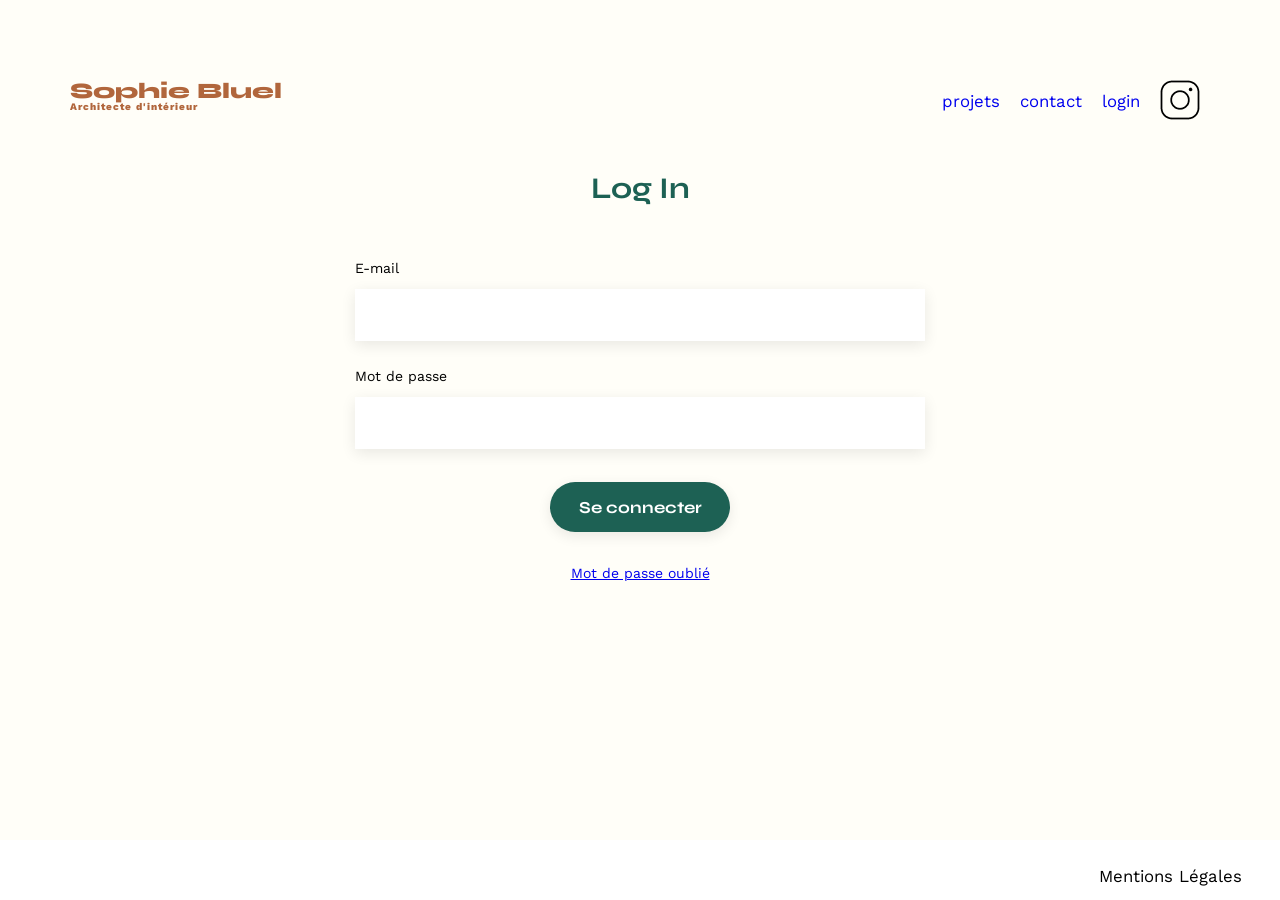
<file: FrontEnd/login.html>
<!DOCTYPE html>
<html lang="en">
<head>
    <meta charset="UTF-8">
    <meta name="viewport" content="width=device-width, initial-scale=1.0">
    <title>Login sophie-bluel</title>
    <link rel="stylesheet" href="./assets/login.css">
    <link rel="stylesheet" href="./assets/style.css">
    
    <link rel="preconnect" href="https://fonts.googleapis.com">
	<link rel="preconnect" href="https://fonts.gstatic.com" crossorigin>
	<link rel="stylesheet" href="https://cdnjs.cloudflare.com/ajax/libs/font-awesome/6.3.0/css/all.min.css">
	<link href="https://fonts.googleapis.com/css2?family=Syne:wght@700;800&family=Work+Sans&display=swap" rel="stylesheet">
	<meta name="description" content="">
</head>
<body>
    <header>
        <a href="index.html" class="logo"><h1>Sophie Bluel <span>Architecte d'intérieur</span></h1></a>
        <nav>
            <ul>
                <a href="#"><li>projets</li></a>
                <a href="#"><li>contact</li></a>
                <a href="login.html"><li id="loginNav">login</li></a>
                <a href="#"><li><img src="./assets/icons/instagram.png" alt="Instagram"></li></a>
            </ul>
        </nav>
    </header>
    <main>
        <section id="login">
            <h2>Log In</h2>

            <form action="#" method="post" class="formulaire-login">
                <label for="email">E-mail</label>
                <input type="email" name="email" id="email" autocomplete="email" required>
                <label for="password">Mot de passe</label>
                <input type="password" name="password" id="password" autocomplete="current-password" required>
                <input type="submit" value="Se connecter">
                <a href="#"><p class="password">Mot de passe oublié</p></a>
            </form>

            
        </section>
    </main>

    <footer>
        <nav>
            <ul>
                <li>Mentions Légales</li>
            </ul>
        </nav>
    </footer>
   
    <script src="./JavaScript/login.js"></script>
</body>
</html>
</file>
<file: FrontEnd/assets/login.css>
.logo{
	text-decoration: none;
}
#login{
	width: 50%;
	margin: auto;
}
#login > * {
	text-align: center;

}
 #login h2{
	margin-bottom: 20px;
}
 #login form {
	text-align: left;
	margin-top:30px;
	display: flex;
	flex-direction: column;
}

 #login input{
	height: 50px;
	font-size: 1.2em;
	border: none;
	box-shadow: 0px 4px 14px rgba(0, 0, 0, 0.09);
}
 #login label {
	margin: 2em 0 1em 0;
}
.password{
	text-align: center;
}
</file>
<file: FrontEnd/assets/style.css>
/* http://meyerweb.com/eric/tools/css/reset/
   v2.0 | 20110126
   License: none (public domain)
*/

html, body, div, span, applet, object, iframe,
h1, h2, h3, h4, h5, h6, p, blockquote, pre,
a, abbr, acronym, address, big, cite, code,
del, dfn, em, img, ins, kbd, q, s, samp,
small, strike, strong, sub, sup, tt, var,
b, u, i, center,
dl, dt, dd, ol, ul, li,
fieldset, form, label, legend,
table, caption, tbody, tfoot, thead, tr, th, td,
article, aside, canvas, details, embed,
figure, figcaption, footer, header, hgroup,
menu, nav, output, ruby, section, summary,
time, mark, audio, video {
	margin: 0;
	padding: 0;
	border: 0;
	font-size: 100%;
	font: inherit;
	vertical-align: baseline;
	
}
/* HTML5 display-role reset for older browsers */
article, aside, details, figcaption, figure,
footer, header, hgroup, menu, nav, section {
	display: block;
}
body {
	line-height: 1;
	background-color: #FFFEF8;
	
}
.modeEdition{
	
	width: 100%;
    height: 59px;
    position: absolute;
    top: 0px;
    left: 0px;
    background-color: black;
    color: white;
    /* text-align: center; */
    display: flex;
    justify-content: center;
    align-items: center;
}

.iconePen{
	text-decoration: none;
	display: flex;
	justify-content: space-between;
	width: 120px;
	color: white;
    margin-right: 10px;
}
header h1, header nav{
	margin-top: 30px;
}
ol, ul {
	list-style: none;
}
blockquote, q {
	quotes: none;
}
blockquote:before, blockquote:after,
q:before, q:after {
	content: '';
	content: none;
}
table {
	border-collapse: collapse;
	border-spacing: 0;
}
/** end reset css**/
body {
	max-width: 1140px;
	margin:auto;
	font-family: 'Work Sans' ;
	font-size: 14px;
}

header {
	display: flex;
	justify-content: space-between;
	margin: 50px 0
}
section {
	margin: 50px 0
}

h1{
	display: flex;
	flex-direction: column;
	font-family: 'Syne';
	font-size: 22px;
	font-weight: 800;
	color: #B1663C
}

h1 > span {
	font-family: 'Work Sans';
	font-size:10px;
	letter-spacing: 0.1em;
;
}

h2{
	font-family: 'Syne';
	font-weight: 700;
	font-size: 30px;
	color: #1D6154
}
nav ul {
	display: flex;
	align-items: center;
	list-style-type: none;

}
nav li {
	padding: 0 10px;
	font-size: 1.2em;
}

nav a{
	text-decoration: none;
}

li:hover {
	color: #B1663C;
}
#introduction {
	display: flex;
	align-items: center;
}
#introduction figure {
	flex: 1
}
#introduction img {
	display: block;
	margin: auto;
	width: 80%;
}

#introduction article {
	flex: 1
}
#introduction h2 {
	margin-bottom: 1em;
}

#introduction p {
	margin-bottom: 0.5em;
}
#portfolio  {
	margin-top: 90px;
}

.modify{
	margin: 0 auto;
	display: flex;
	justify-content: center;
	align-items: center;
	gap: 50px;
}
.modify h2{
	margin-left: 150px;
 
}
.iconModify {
	display: flex;
    flex-direction: row-reverse;
    gap: 15px;
	align-items: center;
	height: 30px;
	cursor: pointer;
}
.iconModify a{
	
	text-decoration: none;
}
.modal-container, .modal-container2{/*Le container de la modale*/
	
	display: flex;
	align-items: center;
	justify-content: center;
	text-align: center;
	width: 100%;
	height: 100%;
	position: fixed;
	top: 0px;
	left: 0px;
	background: rgba(0, 0, 0, 0.08);
}
.fa-xmark{
	font-size: 24px;
	margin: 20px;
	position: absolute;
	right: 0;
	cursor: pointer;
}
.title-gallery{
	padding-top: 35px;
	color: black;
	font-weight:normal;
}
.window-modal, .window-modal2{/* la modale*/
	width: 70%;
	height: 80%;
	max-width: 630px;
	max-height: 688px;
	border-radius: 10px;
	background-color: #FFFFFF;
	position: relative;
	overflow: auto;
	margin: 0 auto;
	position: relative;
	z-index: 1;
}
.figureParent{
	position: relative;
	
}
#works-modal{
	width: 60%;
	display: grid;
	grid-template-columns: 1fr 1fr 1fr 1fr 1fr;
	grid-column-gap: 10px;
	grid-row-gap: 15px;
	margin: 0 auto;
	margin-top: 30px;
	margin-bottom: 30px;
}
#works-modal img{
	width: 100%;
	object-position: center;
	object-fit: cover;
	height: 8vh;
}
.deleteIcon{
	position: relative;
} 
.fa-trash-can{
	font-size: 12px;
	position: absolute;
	top: 4px;
	right: 4px;
	color: #FFFFFF;
	cursor: pointer;
	}
.divTrash{
	position: absolute;
	top: 5px;
	right: 5px;
	width: 18px;
	height: 18px;
	border-radius: 2px;
	background-color: black;
}
.line{
	width: 420px;
	border-top: 1px solid #B3B3B3;
	margin-top: 50px;
	margin: 0 auto;
	position: absolute;
    left: 111px;
    bottom: 120px;
}
.addModal{
	position: absolute;
    left: 226px;
    bottom: 20px;
}
#add-picture{
	font-family: 'Syne';
	font-weight: 700;
	color: white;
	background-color: #1D6154;
	margin : 3em auto ;
	width: 180px;
	height: 30px;
	text-align: center;
	border-radius: 60px ;
	border: transparent;
	cursor: pointer;
}
.iconFlex{
	display: flex;
}
.iconImg{
	margin: 0 auto;
}
.add-img{
	font-family: 'Syne';
    font-weight: 700;
    color: #306685;
    background-color: #CBD6DC;
    margin: 3em auto;
    width: 180px;
    height: 36px;
    text-align: center;
    border-radius: 60px;
    border: transparent;
    cursor: pointer;
	margin-bottom: 20px;
}
#add-picture-file{
	width: 65%;
	margin: 0 auto;
	
	border-radius: 3px;
	padding: 30px 30px 0 30px;
}

.fa-arrow-left{
	font-size: 24px;
	margin: 20px;
	position: absolute;
	left: 0;
	cursor: pointer;
	color: black;
}

#imagePreview{
	
	width: 100%;
    height: 189px;
    object-fit: cover;
	display: none;
}

.fa-image{
	
    font-size:100px;
    color: #B9C5CC;
}
#form-add-picture{
	
	display: flex;
	flex-direction: column;
	justify-content: center;
	align-items: center;
	width: 420px;
    height: 500px;
}
.input-title-categ{
	text-align: left;
    margin-top: 40px;
    display: flex;
    flex-direction: column;
	justify-content: center;
	align-items: center;
	gap: 10px;
}

.input-title-categ input {
	height: 50px;
	width: 420px;
    font-size: 1em;
    border: none;
	display: flex;
	flex-direction: column;
	margin-top: 10px;
    box-shadow: 0px 4px 14px rgba(0, 0, 0, 0.09);
}
.input-title-categ h3{
	position: relative;
    left: 0;
    width: 100%;
}
.input-title-categ .line{
	margin-top: 50px;
}

.input-title-categ .add{
	margin-top: 30px;
}

.choix-catego-img{
	display: flex;
	flex-direction: column;
	height: 50px;
	width: 420px;
    font-size: 1em;
    border: none;
    box-shadow: 0px 4px 14px rgba(0, 0, 0, 0.09);
}

#selectOptions{
	border: transparent;
	height: 100%;
}
#selectOptions{
	cursor: pointer;
}
#valid{
	font-family: 'Syne';
	font-weight: 700;
	color: white;
	background-color: #1D6154;
	width: 180px;
	height: 30px;
	text-align: center;
	border-radius: 60px ;
	border: transparent;
	cursor: pointer;
	position: absolute;
    left: 226px;
    bottom: 60px;
	
}
.ajoutPhotoSpace {
	display: flex;
	flex-direction: column;
	justify-content: center;
	align-items: center;
	position: relative;
	background-color: #E8F1F7;
	width: 100%;
	height: 169px;
	
}
.ajoutPhotoSpace i {
	color: #B9C5CC;
	margin-top: 10px;
	font-size: 76px;
}
.ajoutPhotoSpace label {
	display: flex;
    align-items: center;
    justify-content: center;
    border-radius: 50px;
    background: #CBD6DC;
    color: #306685;
    width: 173px;
    height: 36px;
    margin-top: 15px;
    left: 30%;
    font-weight: bold;
	cursor: pointer;
}

.ajoutPhotoSpace p {
	margin-bottom: 10px;
}

.filters{
	display: flex;
	justify-content: center;
	gap: 20px;
	margin-bottom: 30px;
	margin-top: 60px;

}
.filters button{
	font-family: 'Syne';
	font-weight: 700;
	color:#1D6154;
	width: 180px;
	text-align: center;
	border-radius: 60px ;
}
.filters button:hover{
	background-color: #1D6154;
	color: white;
	cursor: pointer;
}
.gallery {
	width: 100%;
	display: grid;
	grid-template-columns: 1fr 1fr 1fr;
	grid-column-gap: 20px;
	grid-row-gap: 20px;
	margin-top: 50px;
}
.gallery img {
	width: 100%;

}
#contact{
	width: 50%;
	margin: auto;
	padding-bottom: 80px;

}
#contact > * {
	text-align: center;
}
#contact h2{
	margin-bottom: 20px;
}
#contact form{
	text-align: left;
	margin-top:30px;
	display: flex;
	flex-direction: column;
}
#contact input{
	height: 50px;
	font-size: 1.2em;
	border: none;
	box-shadow: 0px 4px 14px rgba(0, 0, 0, 0.09);
}
#contact label {
	margin: 2em 0 1em 0;
}
#contact textarea {
	border: none;
	box-shadow: 0px 4px 14px rgba(0, 0, 0, 0.09);
}

input[type="submit"]{
	font-family: 'Syne';
	font-weight: 700;
	color: white;
	background-color: #1D6154;
	margin : 2em auto ;
	width: 180px;
	text-align: center;
	border-radius: 60px ;
	cursor: pointer;
}
footer{
	width: 100%;
	background-color: #FFFFFF;
	height: 60px;
	position: fixed;
	bottom: 0;
	right: 0;
}
footer nav ul {
	display: flex;
	justify-content: flex-end;
	margin: 2em
}
</file>
